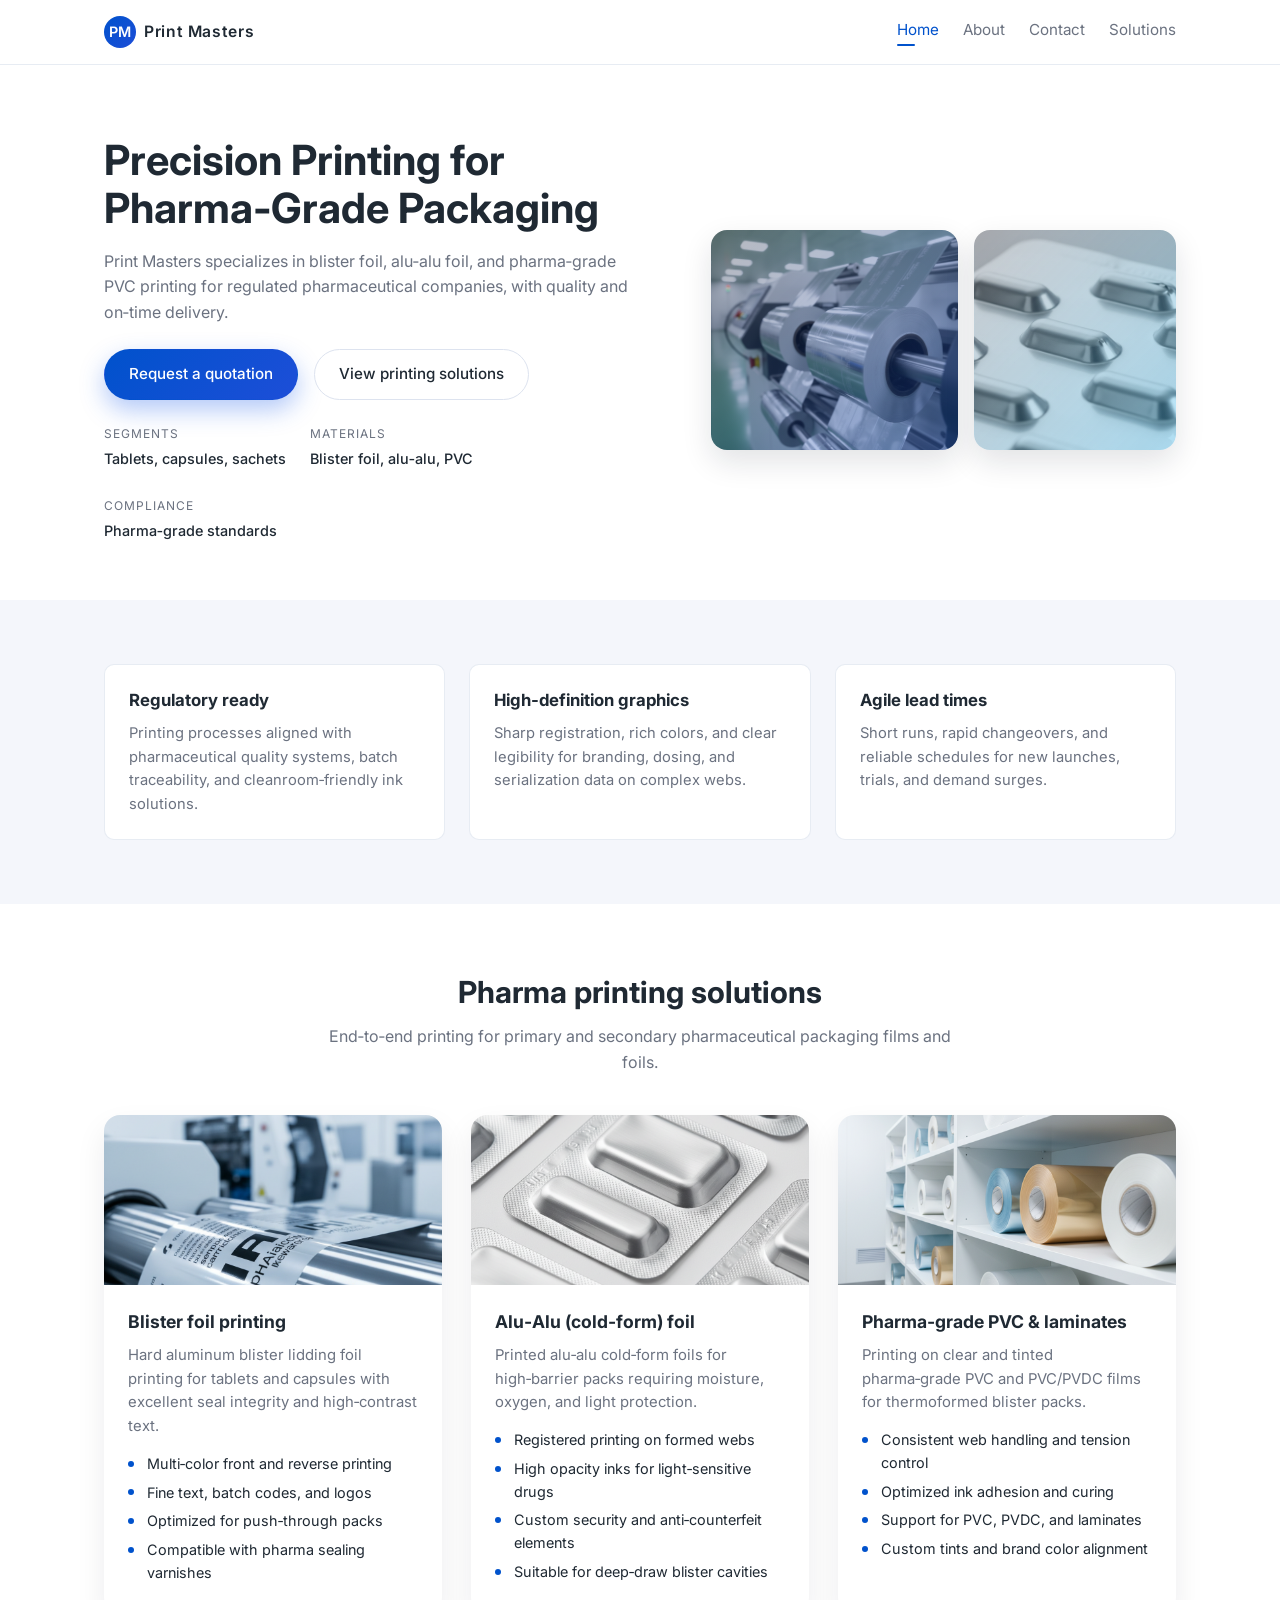
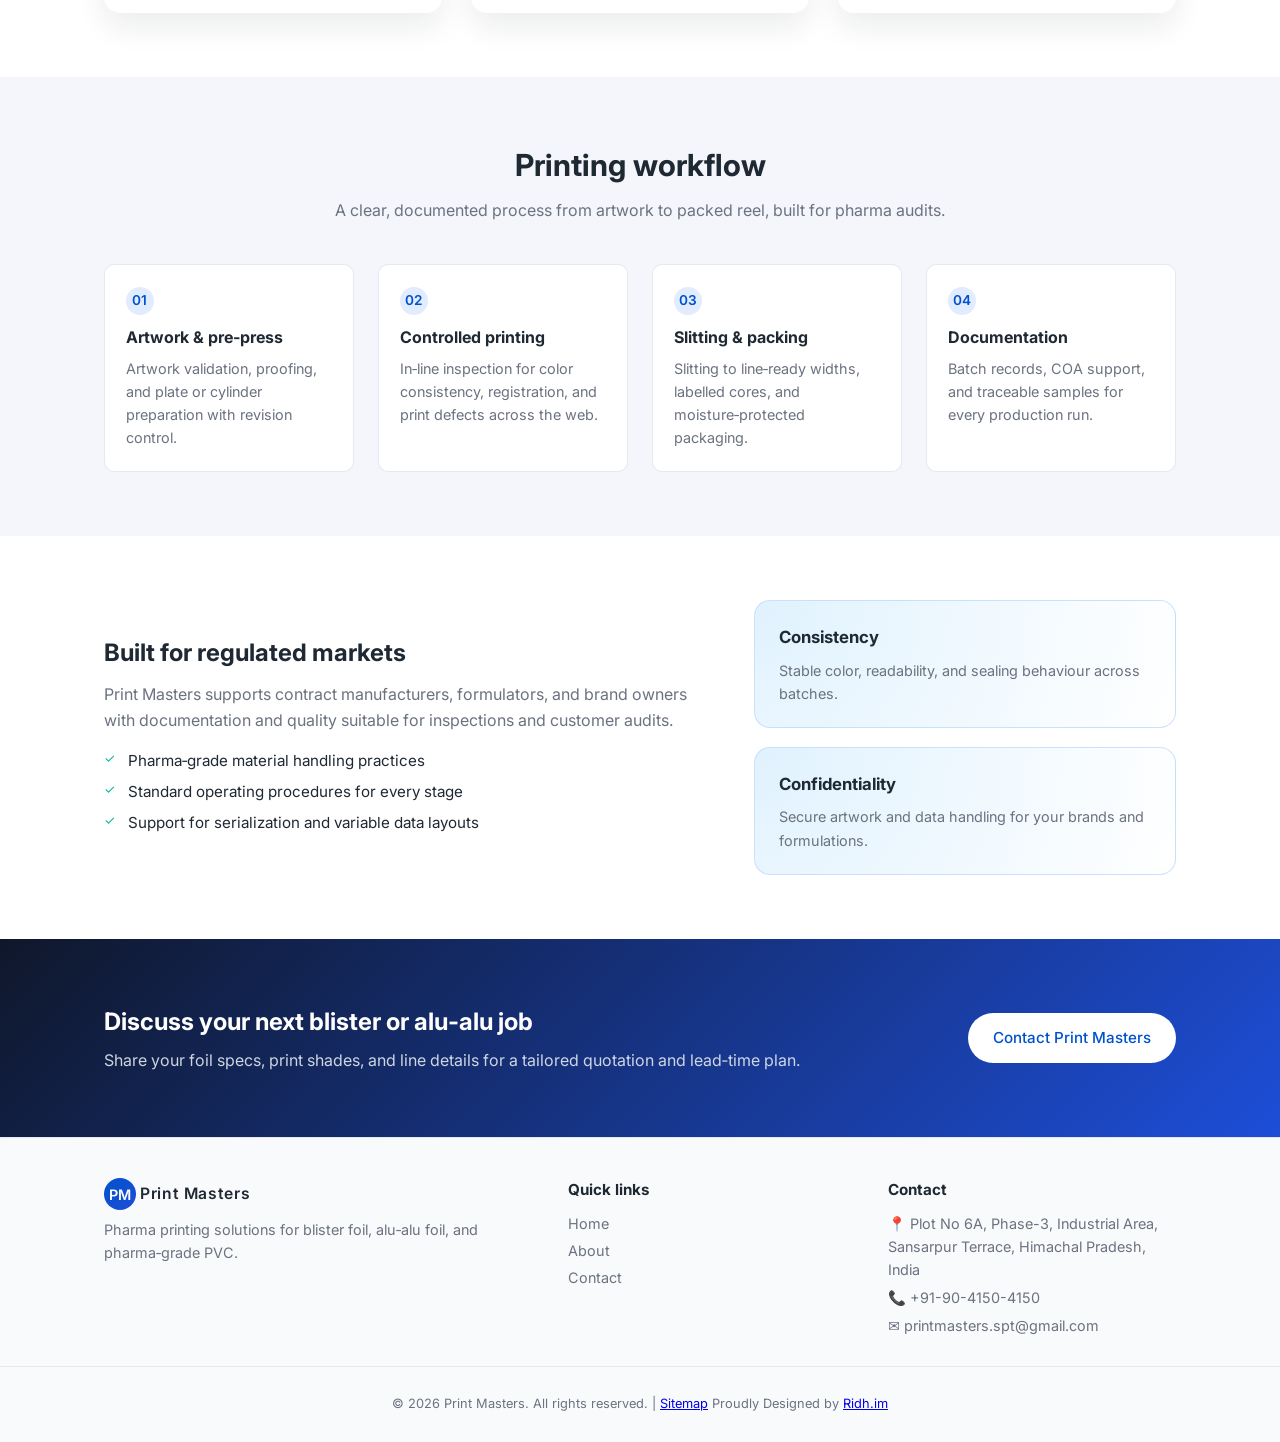
<file: index.html>
<!DOCTYPE html>
<html lang="en-IN" dir="ltr">
<head>
  <meta charset="UTF-8">
  <meta name="viewport" content="width=device-width, initial-scale=1.0">
  <title>Print Masters | Your Pharma Print Experts</title>
  <meta name="description" content="Print Masters provides blister foil printing, alu alu foil printing, and pharma grade PVC printing solutions for pharmaceutical packaging. Serving Punjab Haryana.">
  
  <!-- Open Graph -->
  <meta property="og:type" content="website">
  <meta property="og:title" content="Print Masters - Pharma Foil Printing Solutions">
  <meta property="og:description" content="Blister foil, alu alu foil & pharma PVC printing. Pharmaceutical packaging printing.">
  <meta property="og:image" content="https://printmasters.co.in/assets/img/og-image.jpg">
  <meta property="og:url" content="https://printmasters.co.in/">
  <meta property="og:locale" content="en_IN">
  
  <!-- Twitter -->
  <meta name="twitter:card" content="summary_large_image">
  <meta name="twitter:title" content="Print Masters | Pharma Foil Printing">
  <meta name="twitter:description" content="Blister foil printing, alu alu foil printing, pharma PVC printing solutions.">
  
  <!-- SEO Keywords -->
  <meta name="keywords" content="Print Masters, Print Masters Sansarpur Terrace, Print Masters Terrace, blister foil printing, alu alu foil printing, pharma PVC printing, foil printing terrace, pharmaceutical packaging printing Punjab Haryana">
  
  <!-- Canonical -->
  <link rel="canonical" href="https://printmasters.co.in/">
  <link rel="alternate" hreflang="en-IN" href="https://printmasters.co.in/">
  
  <!-- Performance -->
  <link rel="preconnect" href="https://fonts.googleapis.com">
  <link rel="preconnect" href="https://fonts.gstatic.com" crossorigin>
  <link rel="dns-prefetch" href="//fonts.googleapis.com">
  
  <link rel="stylesheet" href="assets/css/style.css">
  <link href="https://fonts.googleapis.com/css2?family=Inter:wght@300;400;500;600;700&display=swap" rel="stylesheet">
  <link rel="icon" type="image/png" href="assets/img/favicon.png">
</head>
<body>
  <!-- LocalBusiness Schema (SEO Critical) -->  <!-- "url": "https://printmasters.co.in",-->
  <script type="application/ld+json">
  {
    "@context": "https://schema.org",
    "@type": "PharmaceuticalManufacturer",
    "@id": "https://printmasters.co.in/#organization",
    "name": "Print Masters",
    "alternateName": ["Print Masters Sansarpur Terrace", "Print Masters Terrace"],
    "description": "Pharmaceutical foil printing specialist. Blister foil printing, alu alu foil printing, pharma grade PVC printing solutions.",
   
    "email": "printmasters.spt@gmail.com",
    "address": {
      "@type": "PostalAddress",
      "streetAddress": "Plot No 6A, Phase-3, Industrial Area, Sansarpur Terrace",
      "addressLocality": "Sansarpur Terrace",
      "addressRegion": "Himachal Pradesh",
      "postalCode": "176501",
      "addressCountry": "IN"
    },
    "geo": {
      "@type": "GeoCoordinates",
      "latitude": 30.7456,
      "longitude": 77.1234
    },
    "openingHours": "Mo-Sa 09:00-18:30",
    "priceRange": "₹₹",
    "areaServed": ["Punjab", "Haryana, Himachal Pradesh, Jammu and Kashmir"],
    "serviceType": ["Blister Foil Printing", "Alu Alu Foil Printing", "Pharma PVC Printing"],
    "sameAs": [
      "https://facebook.com/printmasterssansarpur",
      "https://instagram.com/print_masters_terrace"
    ]
  }
  </script>

  <!-- Breadcrumb Schema -->
  <script type="application/ld+json">
  {
    "@context": "https://schema.org",
    "@type": "BreadcrumbList",
    "itemListElement": [{
      "@type": "ListItem",
      "position": 1,
      "name": "Home",
      "item": "https://printmasters.co.in/"
    }]
  }
  </script>

  <!-- ORIGINAL HEADER (UNCHANGED) -->
  <header class="site-header">
    <div class="container header-inner">
      <a href="index.html" class="logo">
        <span class="logo-mark">PM</span>
        <span class="logo-text">Print Masters</span>
      </a>
      <nav class="main-nav" id="mainNav">
        <a href="index.html" class="nav-link active">Home</a>
        <a href="about.html" class="nav-link">About</a>
        <a href="contact.html" class="nav-link">Contact</a>
        <a href="#services" class="nav-link">Solutions</a>
      </nav>
      <button class="nav-toggle" id="navToggle" aria-label="Toggle navigation">
        <span></span><span></span><span></span>
      </button>
    </div>
  </header>

  <!-- ORIGINAL HERO (UNCHANGED) -->
  <section class="hero">
    <div class="container hero-inner">
      <div class="hero-content">
        <h1>Precision Printing for Pharma‑Grade Packaging</h1>
        <p>
          Print Masters specializes in blister foil, alu‑alu foil, and pharma‑grade PVC printing for regulated pharmaceutical companies, with quality and on‑time delivery.
        </p>
        <div class="hero-actions">
          <a href="contact.html" class="btn btn-primary">Request a quotation</a>
          <a href="#services" class="btn btn-outline">View printing solutions</a>
        </div>
        <div class="hero-meta">
          <div>
            <span class="meta-label">Segments</span>
            <span class="meta-value">Tablets, capsules, sachets</span>
          </div>
          <div>
            <span class="meta-label">Materials</span>
            <span class="meta-value">Blister foil, alu‑alu, PVC</span>
          </div>
          <div>
            <span class="meta-label">Compliance</span>
            <span class="meta-value">Pharma‑grade standards</span>
          </div>
        </div>
      </div>
      <div class="hero-media">
        <div class="hero-image hero-image-1"></div>
        <div class="hero-image hero-image-2"></div>
      </div>
    </div>
  </section>

  <!-- ORIGINAL HIGHLIGHTS (UNCHANGED) -->
  <section class="section section-muted">
    <div class="container highlights">
      <div class="highlight-card">
        <h3>Regulatory ready</h3>
        <p>Printing processes aligned with pharmaceutical quality systems, batch traceability, and cleanroom‑friendly ink solutions.</p>
      </div>
      <div class="highlight-card">
        <h3>High‑definition graphics</h3>
        <p>Sharp registration, rich colors, and clear legibility for branding, dosing, and serialization data on complex webs.</p>
      </div>
      <div class="highlight-card">
        <h3>Agile lead times</h3>
        <p>Short runs, rapid changeovers, and reliable schedules for new launches, trials, and demand surges.</p>
      </div>
    </div>
  </section>

  <!-- ORIGINAL SERVICES (UNCHANGED) -->
  <section class="section" id="services">
    <div class="container">
      <div class="section-header">
        <h2>Pharma printing solutions</h2>
        <p>End‑to‑end printing for primary and secondary pharmaceutical packaging films and foils.</p>
      </div>

      <div class="cards-grid">
        <article class="service-card">
          <div class="service-image service-image-blister"></div>
          <div class="service-body">
            <h3>Blister foil printing</h3>
            <p>Hard aluminum blister lidding foil printing for tablets and capsules with excellent seal integrity and high‑contrast text.</p>
            <ul class="service-list">
              <li>Multi‑color front and reverse printing</li>
              <li>Fine text, batch codes, and logos</li>
              <li>Optimized for push‑through packs</li>
              <li>Compatible with pharma sealing varnishes</li>
            </ul>
          </div>
        </article>

        <article class="service-card">
          <div class="service-image service-image-alualu"></div>
          <div class="service-body">
            <h3>Alu‑Alu (cold‑form) foil</h3>
            <p>Printed alu‑alu cold‑form foils for high‑barrier packs requiring moisture, oxygen, and light protection.</p>
            <ul class="service-list">
              <li>Registered printing on formed webs</li>
              <li>High opacity inks for light‑sensitive drugs</li>
              <li>Custom security and anti‑counterfeit elements</li>
              <li>Suitable for deep‑draw blister cavities</li>
            </ul>
          </div>
        </article>

        <article class="service-card">
          <div class="service-image service-image-pvc"></div>
          <div class="service-body">
            <h3>Pharma‑grade PVC & laminates</h3>
            <p>Printing on clear and tinted pharma‑grade PVC and PVC/PVDC films for thermoformed blister packs.</p>
            <ul class="service-list">
              <li>Consistent web handling and tension control</li>
              <li>Optimized ink adhesion and curing</li>
              <li>Support for PVC, PVDC, and laminates</li>
              <li>Custom tints and brand color alignment</li>
            </ul>
          </div>
        </article>
      </div>
    </div>
  </section>

  <!-- ORIGINAL PROCESS (UNCHANGED) -->
  <section class="section section-muted">
    <div class="container">
      <div class="section-header">
        <h2>Printing workflow</h2>
        <p>A clear, documented process from artwork to packed reel, built for pharma audits.</p>
      </div>
      <div class="steps-grid">
        <div class="step">
          <span class="step-number">01</span>
          <h3>Artwork & pre‑press</h3>
          <p>Artwork validation, proofing, and plate or cylinder preparation with revision control.</p>
        </div>
        <div class="step">
          <span class="step-number">02</span>
          <h3>Controlled printing</h3>
          <p>In‑line inspection for color consistency, registration, and print defects across the web.</p>
        </div>
        <div class="step">
          <span class="step-number">03</span>
          <h3>Slitting & packing</h3>
          <p>Slitting to line‑ready widths, labelled cores, and moisture‑protected packaging.</p>
        </div>
        <div class="step">
          <span class="step-number">04</span>
          <h3>Documentation</h3>
          <p>Batch records, COA support, and traceable samples for every production run.</p>
        </div>
      </div>
    </div>
  </section>

  <!-- ORIGINAL COMPLIANCE (UNCHANGED) -->
  <section class="section">
    <div class="container compliance">
      <div class="compliance-text">
        <h2>Built for regulated markets</h2>
        <p>Print Masters supports contract manufacturers, formulators, and brand owners with documentation and quality suitable for inspections and customer audits.</p>
        <ul class="checklist">
          <li>Pharma‑grade material handling practices</li>
          <li>Standard operating procedures for every stage</li>
          <li>Support for serialization and variable data layouts</li>
        </ul>
      </div>
      <div class="compliance-cards">
        <div class="mini-card">
          <h3>Consistency</h3>
          <p>Stable color, readability, and sealing behaviour across batches.</p>
        </div>
        <div class="mini-card">
          <h3>Confidentiality</h3>
          <p>Secure artwork and data handling for your brands and formulations.</p>
        </div>
      </div>
    </div>
  </section>

  <!-- ORIGINAL CTA (UNCHANGED) -->
  <section class="section section-cta">
    <div class="container cta-inner">
      <div>
        <h2>Discuss your next blister or alu‑alu job</h2>
        <p>Share your foil specs, print shades, and line details for a tailored quotation and lead‑time plan.</p>
      </div>
      <a href="contact.html" class="btn btn-light">Contact Print Masters</a>
    </div>
  </section>

  <!-- ORIGINAL FOOTER + NAP (SEO Enhanced) -->
  <footer class="site-footer">
    <div class="container footer-inner">
      <div class="footer-brand">
        <span class="logo-mark">PM</span>
        <span class="logo-text">Print Masters</span>
        <p>Pharma printing solutions for blister foil, alu‑alu foil, and pharma‑grade PVC.</p>
      </div>
      <div class="footer-links">
        <h4>Quick links</h4>
        <a href="index.html">Home</a>
        <a href="about.html">About</a>
        <a href="contact.html">Contact</a>
      </div>
      <div class="footer-contact">
        <h4>Contact</h4>
        <p>📍 Plot No 6A, Phase-3, Industrial Area, Sansarpur Terrace, Himachal Pradesh, India</p>
        <p>📞 +91-90-4150-4150</p>
        <p>✉️ printmasters.spt@gmail.com</p>
      </div>
    </div>
    <div class="footer-bottom">
      <p>&copy; <span id="year"></span> Print Masters. All rights reserved. | <a href="sitemap.xml">Sitemap</a> Proudly Designed by <a href="https://ridh.im">Ridh.im</a></p>
    </div>
  </footer>

  <!-- FAQ Schema (Voice Search) -->
  <script type="application/ld+json">
  {
    "@context": "https://schema.org",
    "@type": "FAQPage",
    "mainEntity": [{
      "@type": "Question",
      "name": "Print Masters foil printing contact?",
      "acceptedAnswer": {
        "@type": "Answer",
        "text": "Contact Print Masters at +91-90-4150-4150 for blister foil, alu alu foil, pharma PVC printing quotations."
      }
    },{
      "@type": "Question",
      "name": "Print Masters Sansarpur Terrace address?",
      "acceptedAnswer": {
        "@type": "Answer",
        "text": "Print Masters located Plot No 6A, Phase 3, Industrial Area, Sansarpur Terrace, Distt Kangra, Himachal Pradesh, India. Serving pharmaceutical manufacturers."
      }
    }]
  }
  </script>

  <script src="assets/js/main.js"></script>
</body>
</html>
</file>
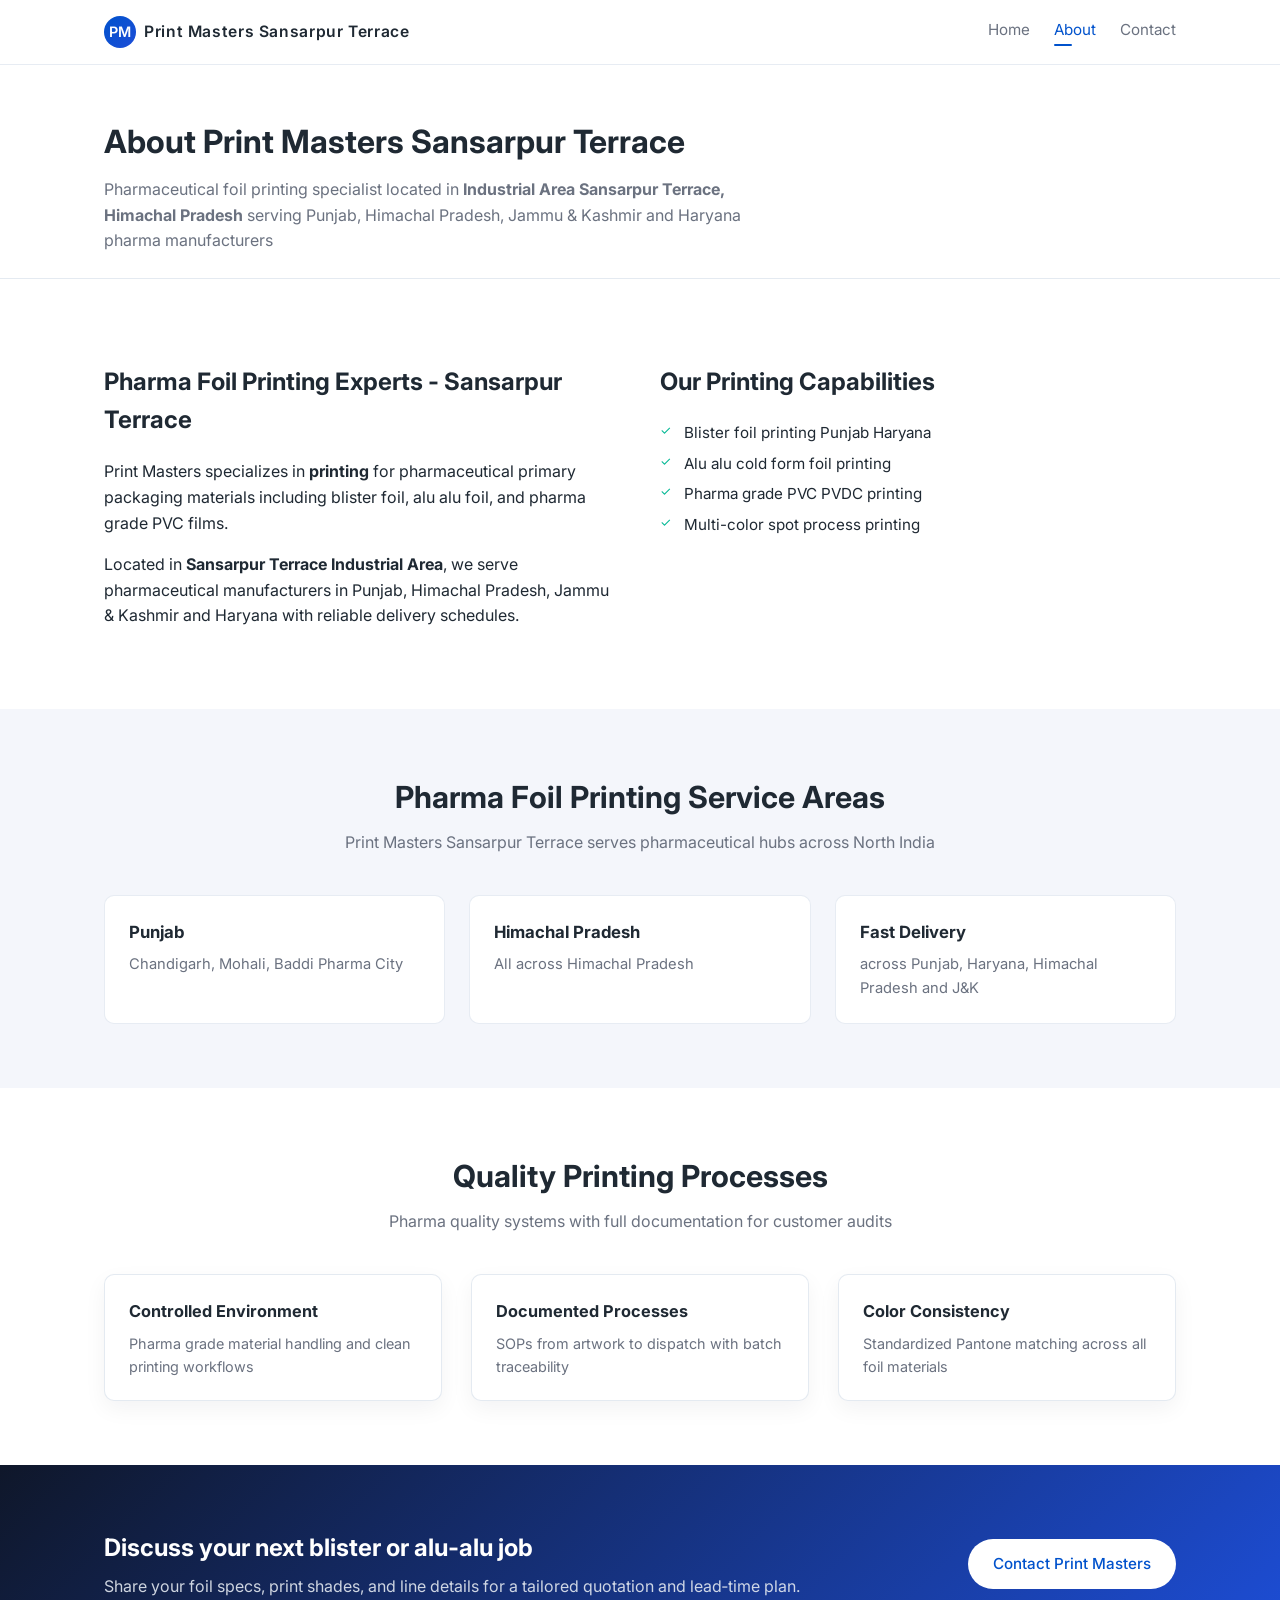
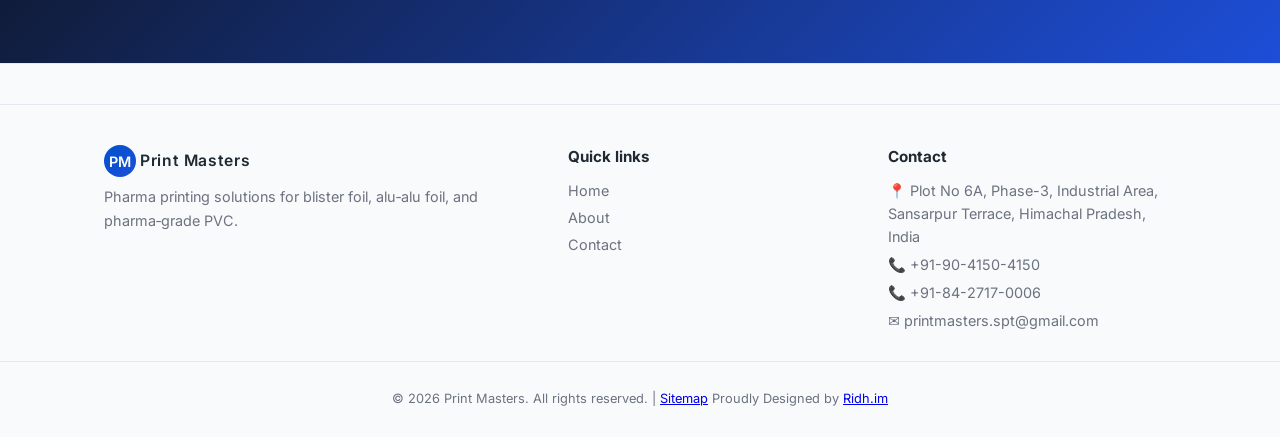
<file: about.html>
<!DOCTYPE html>
<html lang="en-IN" dir="ltr">
<head>
  <meta charset="UTF-8">
  <meta name="viewport" content="width=device-width, initial-scale=1.0">
  <title>About Print Masters Sansarpur Terrace | Your Pharma Print Experts</title>
  <meta name="description" content="About Print Masters Sansarpur Terrace - Pharmaceutical foil printing specialist. Blister foil, alu alu foil, pharma PVC printing serving Punjab Himachal Pradesh Haryana Chandigarh.">
  <meta name="keywords" content="Print Masters Sansarpur Terrace, about pharma foil printing, blister foil printing company Himachal Pradesh, pharmaceutical printing Punjab">
  
  <!-- OG/Twitter same structure as home with about page URLs -->
  <meta property="og:title" content="About Print Masters Sansarpur Terrace | Pharma Foil Printing Experts">
  <meta name="twitter:title" content="About Print Masters | Foil Printing Sansarpur Terrace">
  
  <link rel="canonical" href="https://printmasters.co.in/about.html">
  <link rel="stylesheet" href="assets/css/style.css">
  <link href="https://fonts.googleapis.com/css2?family=Inter:wght@300;400;500;600;700&display=swap" rel="stylesheet">
</head>
<body>
  <!-- Same LocalBusiness schema as home -->

  <header class="site-header">
    <div class="container header-inner">
      <a href="index.html" class="logo">
        <span class="logo-mark">PM</span>
        <span class="logo-text">Print Masters Sansarpur Terrace</span>
      </a>
      <nav class="main-nav" id="mainNav">
        <a href="index.html" class="nav-link">Home</a>
        <a href="about.html" class="nav-link active">About</a>
        <a href="contact.html" class="nav-link">Contact</a> 
      </nav>
      <button class="nav-toggle" id="navToggle" aria-label="Toggle navigation">
        <span></span><span></span><span></span>
      </button>
    </div>
  </header>

  <main>
    <section class="page-hero">
      <div class="container">
        <h1>About Print Masters Sansarpur Terrace</h1>
        <p>Pharmaceutical foil printing specialist located in <strong>Industrial Area Sansarpur Terrace, Himachal Pradesh</strong> serving Punjab, Himachal Pradesh, Jammu & Kashmir and Haryana pharma manufacturers</p>
      </div>
    </section>

    <section class="section">
      <div class="container two-column">
        <div>
          <h2>Pharma Foil Printing Experts - Sansarpur Terrace</h2>
          <p>Print Masters specializes in <strong>printing</strong> for pharmaceutical primary packaging materials including blister foil, alu alu foil, and pharma grade PVC films.</p>
          <p>Located in <strong>Sansarpur Terrace Industrial Area</strong>, we serve pharmaceutical manufacturers in Punjab, Himachal Pradesh, Jammu & Kashmir and Haryana with reliable delivery schedules.</p>
        </div>
        <div>
          <h2>Our Printing Capabilities</h2>
          <ul class="checklist">
            <li>Blister foil printing Punjab Haryana</li>
            <li>Alu alu cold form foil printing</li>
            <li>Pharma grade PVC PVDC printing</li>
            <li>Multi-color spot process printing</li>
          </ul>
        </div>
      </div>
    </section>

    <!-- Local Service Area -->
    <section class="section section-muted">
      <div class="container">
        <div class="section-header">
          <h2>Pharma Foil Printing Service Areas</h2>
          <p>Print Masters Sansarpur Terrace serves pharmaceutical hubs across North India</p>
        </div>
        <div class="highlights">
          <div class="highlight-card">
            <h3>Punjab</h3>
            <p>Chandigarh, Mohali, Baddi Pharma City</p>
          </div>
          <div class="highlight-card">
            <h3>Himachal Pradesh</h3>
            <p>All across Himachal Pradesh</p>
          </div>
          <div class="highlight-card">
            <h3>Fast Delivery</h3>
            <p>across Punjab, Haryana, Himachal Pradesh and J&K</p>
          </div>
        </div>
      </div>
    </section>

    <!-- Quality Section E-E-A-T -->
    <section class="section">
      <div class="container">
        <div class="section-header">
          <h2>Quality Printing Processes</h2>
          <p>Pharma quality systems with full documentation for customer audits</p>
        </div>
        <div class="cards-grid">
          <div class="info-card">
            <h3>Controlled Environment</h3>
            <p>Pharma grade material handling and clean printing workflows</p>
          </div>
          <div class="info-card">
            <h3>Documented Processes</h3>
            <p>SOPs from artwork to dispatch with batch traceability</p>
          </div>
          <div class="info-card">
            <h3>Color Consistency</h3>
            <p>Standardized Pantone matching across all foil materials</p>
          </div>
        </div>
      </div>
    </section>
  </main>

    <!-- ORIGINAL CTA (UNCHANGED) -->
  <section class="section section-cta">
    <div class="container cta-inner">
      <div>
        <h2>Discuss your next blister or alu‑alu job</h2>
        <p>Share your foil specs, print shades, and line details for a tailored quotation and lead‑time plan.</p>
      </div>
      <a href="contact.html" class="btn btn-light">Contact Print Masters</a>
    </div>
  </section>

  
  <!-- Same footer as home -->
  <footer class="site-footer">
<footer class="site-footer">
    <div class="container footer-inner">
      <div class="footer-brand">
        <span class="logo-mark">PM</span>
        <span class="logo-text">Print Masters</span>
        <p>Pharma printing solutions for blister foil, alu‑alu foil, and pharma‑grade PVC.</p>
      </div>
      <div class="footer-links">
        <h4>Quick links</h4>
        <a href="index.html">Home</a>
        <a href="about.html">About</a>
        <a href="contact.html">Contact</a>
      </div>
      <div class="footer-contact">
        <h4>Contact</h4>
        <p>📍 Plot No 6A, Phase-3, Industrial Area, Sansarpur Terrace, Himachal Pradesh, India</p>
        <p>📞 +91-90-4150-4150</p>
        <p>📞 +91-84-2717-0006</p>
        <p>✉️ printmasters.spt@gmail.com</p>
      </div>
    </div>
    <div class="footer-bottom">
      <p>&copy; <span id="year"></span> Print Masters. All rights reserved. | <a href="sitemap.xml">Sitemap</a> Proudly Designed by <a href="https://ridh.im">Ridh.im</a></p>
    </div>
  </footer>
  </footer>

  <script src="assets/js/main.js"></script>
</body>
</html>
</file>
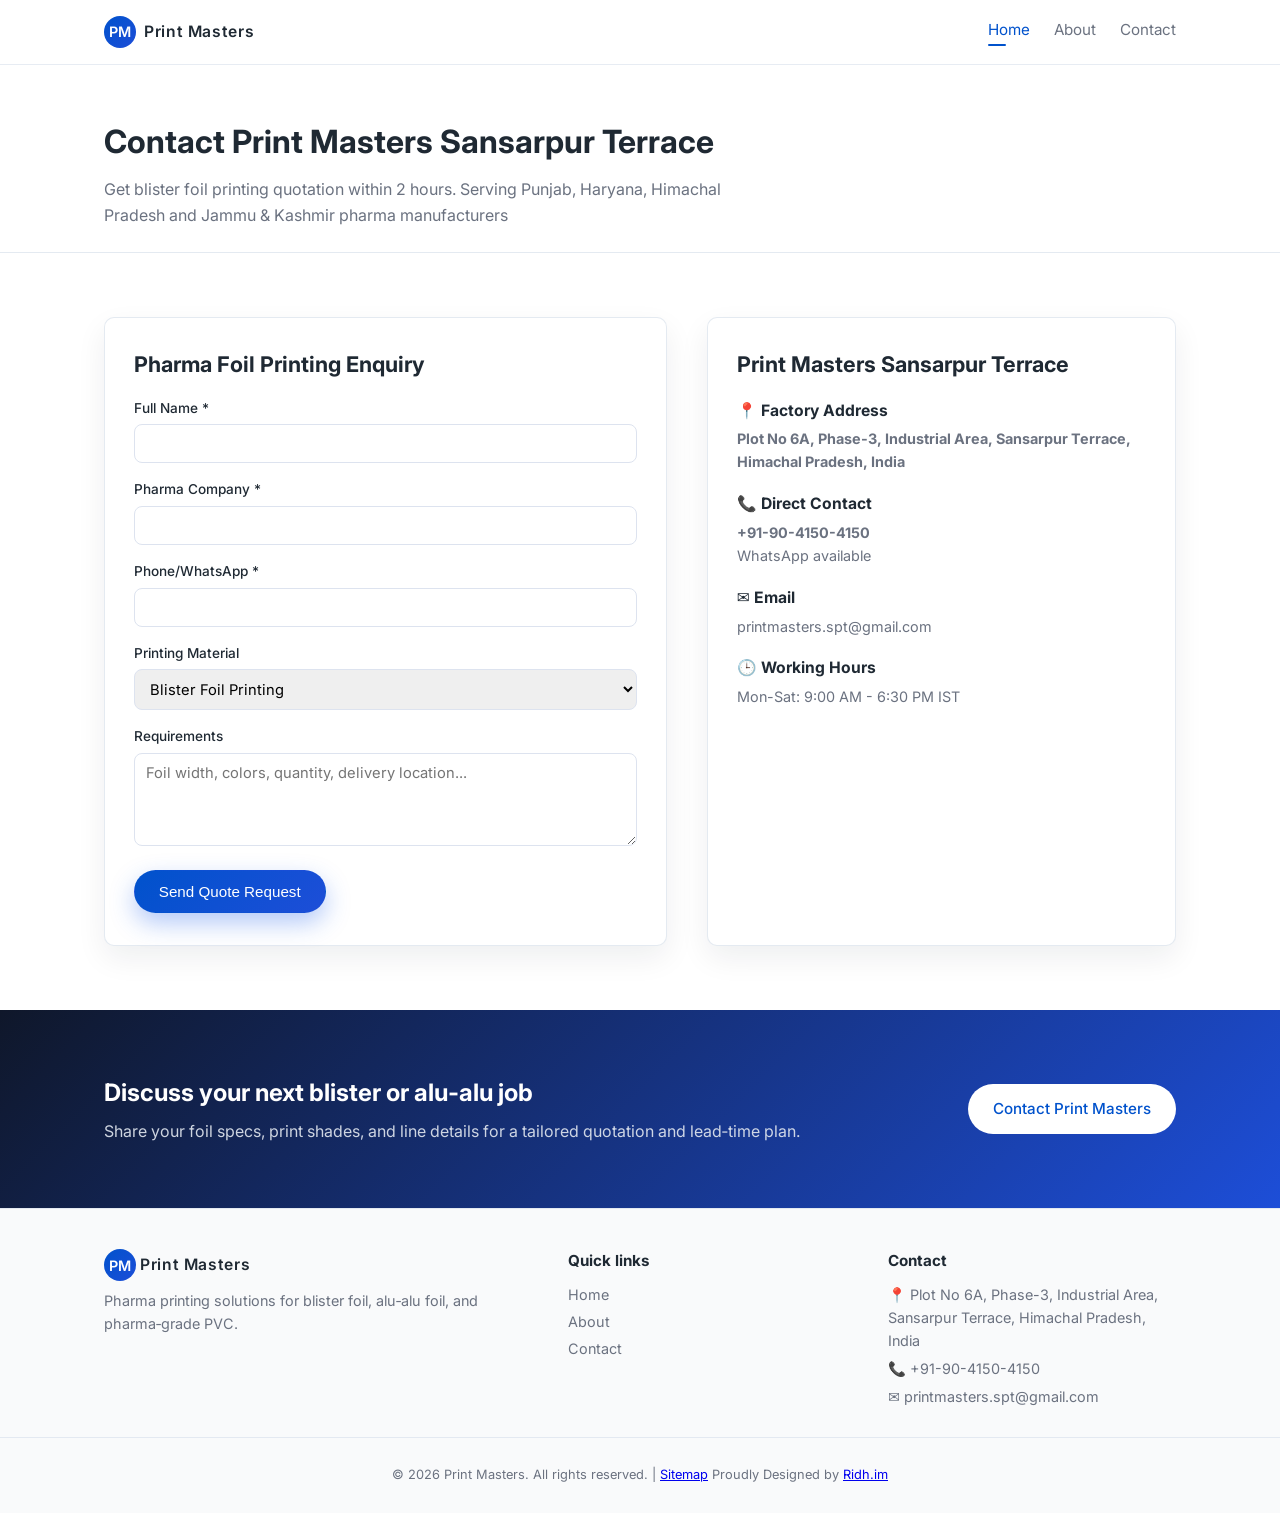
<file: contact.html>
<!DOCTYPE html>
<html lang="en-IN" dir="ltr">
<head>
  <meta charset="UTF-8">
  <meta name="viewport" content="width=device-width, initial-scale=1.0">
  <title>Contact Print Masters Sansarpur Terrace | Your Pharma Print Experts</title>
  <meta name="description" content="Contact Print Masters Sansarpur Terrace for blister foil printing, alu alu foil printing quotations. Industrial Area Sansarpur Terrace Haryana. Call +91-98765-00000">
  <meta name="keywords" content="contact Print Masters Sansarpur Terrace, blister foil printing quote Punjab, alu alu foil printing Haryana, pharma printing contact Terrace">
  
  <link rel="canonical" href="https://printmasters.co.in/contact.html">
  <link rel="stylesheet" href="assets/css/style.css">
  <link href="https://fonts.googleapis.com/css2?family=Inter:wght@300;400;500;600;700&display=swap" rel="stylesheet">
</head>
<body>
  <!-- ContactPoint Schema -->
  <script type="application/ld+json">
  {
    "@context": "https://schema.org",
    "@type": "LocalBusiness",
    "name": "Print Masters Sansarpur Terrace",
    "telephone": "+91-90-4150-4150",
    "contactPoint": [{
      "@type": "ContactPoint",
      "telephone": "+91-90-4150-4150",
      "contactType": "Customer Service",
      "availableLanguage": "Hindi, English, Punjabi"
    }]
  }
  </script>

  <header class="site-header">
   <div class="container header-inner">
      <a href="index.html" class="logo">
        <span class="logo-mark">PM</span>
        <span class="logo-text">Print Masters</span>
      </a>
      <nav class="main-nav" id="mainNav">
        <a href="index.html" class="nav-link active">Home</a>
        <a href="about.html" class="nav-link">About</a>
        <a href="contact.html" class="nav-link">Contact</a>
      </nav>
      <button class="nav-toggle" id="navToggle" aria-label="Toggle navigation">
        <span></span><span></span><span></span>
      </button>
    </div>  
  </header>

  <main>
    <section class="page-hero">
      <div class="container">
        <h1>Contact Print Masters Sansarpur Terrace</h1>
        <p>Get blister foil printing quotation within 2 hours. Serving Punjab, Haryana, Himachal Pradesh and Jammu  & Kashmir pharma manufacturers</p>
      </div>
    </section>

    <section class="section">
      <div class="container contact-grid">
        <div class="contact-form-wrapper">
          <h2>Pharma Foil Printing Enquiry</h2>
          <form class="contact-form" id="contactForm">
            <div class="form-group">
              <label for="name">Full Name *</label>
              <input type="text" id="name" name="name" required>
            </div>
            <div class="form-group">
              <label for="company">Pharma Company *</label>
              <input type="text" id="company" name="company" required>
            </div>
            <div class="form-group">
              <label for="phone">Phone/WhatsApp *</label>
              <input type="tel" id="phone" name="phone" required>
            </div>
            <div class="form-group">
              <label for="material">Printing Material</label>
              <select id="material" name="material">
                <option value="blister-foil">Blister Foil Printing</option>
                <option value="alu-alu">Alu Alu Foil Printing</option>
                <option value="pvc">Pharma PVC Printing</option>
              </select>
            </div>
            <div class="form-group">
              <label for="message">Requirements</label>
              <textarea id="message" name="message" rows="4" placeholder="Foil width, colors, quantity, delivery location..."></textarea>
            </div>
            <button type="submit" class="btn btn-primary">Send Quote Request</button>
          </form>
        </div>

        <div class="contact-info-wrapper">
          <h2>Print Masters Sansarpur Terrace</h2>
          <div class="contact-block">
            <h3>📍 Factory Address</h3>
            <p><strong>Plot No 6A, Phase-3, Industrial Area, Sansarpur Terrace, Himachal Pradesh, India</strong></p>
          </div>
          <div class="contact-block">
            <h3>📞 Direct Contact</h3>
            <p><strong>+91-90-4150-4150</strong><br>WhatsApp available</p>
          </div>
          <div class="contact-block">
            <h3>✉️ Email</h3>
            <p>printmasters.spt@gmail.com</p>
          </div>
          <div class="contact-block">
            <h3>🕒 Working Hours</h3>
            <p>Mon-Sat: 9:00 AM - 6:30 PM IST</p>
          </div>
        </div>
      </div>
    </section>
  </main>

  <!-- Same footer -->
   <!-- ORIGINAL CTA (UNCHANGED) -->
  <section class="section section-cta">
    <div class="container cta-inner">
      <div>
        <h2>Discuss your next blister or alu‑alu job</h2>
        <p>Share your foil specs, print shades, and line details for a tailored quotation and lead‑time plan.</p>
      </div>
      <a href="contact.html" class="btn btn-light">Contact Print Masters</a>
    </div>
  </section>

  <!-- ORIGINAL FOOTER + NAP (SEO Enhanced) -->
  <footer class="site-footer">
    <div class="container footer-inner">
      <div class="footer-brand">
        <span class="logo-mark">PM</span>
        <span class="logo-text">Print Masters</span>
        <p>Pharma printing solutions for blister foil, alu‑alu foil, and pharma‑grade PVC.</p>
      </div>
      <div class="footer-links">
        <h4>Quick links</h4>
        <a href="index.html">Home</a>
        <a href="about.html">About</a>
        <a href="contact.html">Contact</a>
      </div>
      <div class="footer-contact">
        <h4>Contact</h4>
        <p>📍 Plot No 6A, Phase-3, Industrial Area, Sansarpur Terrace, Himachal Pradesh, India</p>
        <p>📞 +91-90-4150-4150</p>
        <p>✉️ printmasters.spt@gmail.com</p>
      </div>
    </div>
    <div class="footer-bottom">
      <p>&copy; <span id="year"></span> Print Masters. All rights reserved. | <a href="sitemap.xml">Sitemap</a> Proudly Designed by <a href="https://ridh.im">Ridh.im</a></p>
    </div>
  </footer>
  
  <script src="assets/js/main.js"></script>
</body>
</html>
</file>
<file: assets/css/style.css>
/* CACHE CONTROL - 1 YEAR IMAGE CACHE */
* {
  /* Existing styles */
}

/* Force browser caching for images */
img, [style*="background-image"] {
  image-rendering: -webkit-optimize-contrast;
}

/* Preload critical hero images */
.hero-image-1,
.hero-image-2 {
  background-image: linear-gradient(...),
    url("../img/hero-blister-foil.jpg");
  /* Preload hint */
  contain: layout style paint;
}

:root {
  --color-bg: #ffffff;
  --color-bg-muted: #f4f6fb;
  --color-primary: #0052cc;
  --color-primary-soft: #e2ecff;
  --color-accent: #00b894;
  --color-text: #1f2933;
  --color-text-muted: #6b7280;
  --color-border: #dde3ef;
  --radius-sm: 6px;
  --radius-md: 10px;
  --radius-lg: 16px;
  --shadow-soft: 0 12px 30px rgba(15, 23, 42, 0.12);
}

*,
*::before,
*::after {
  box-sizing: border-box;
}

html {
  scroll-behavior: smooth;
}

body {
  margin: 0;
  font-family: "Inter", system-ui, -apple-system, BlinkMacSystemFont, "Segoe UI",
    sans-serif;
  color: var(--color-text);
  background-color: var(--color-bg);
  line-height: 1.6;
  -webkit-font-smoothing: antialiased;
}

/* Utility */

.container {
  width: 100%;
  max-width: 1120px;
  margin: 0 auto;
  padding: 0 1.5rem;
}

.section {
  padding: 4rem 0;
}

.section-muted {
  background-color: var(--color-bg-muted);
}

.section-header {
  text-align: center;
  max-width: 640px;
  margin: 0 auto 2.5rem;
}

.section-header h2 {
  margin: 0 0 0.5rem;
  font-size: 1.9rem;
}

.section-header p {
  margin: 0;
  color: var(--color-text-muted);
}

/* Header */

.site-header {
  position: sticky;
  top: 0;
  z-index: 40;
  background-color: rgba(255, 255, 255, 0.96);
  backdrop-filter: blur(12px);
  border-bottom: 1px solid rgba(226, 232, 240, 0.8);
}

.header-inner {
  display: flex;
  align-items: center;
  justify-content: space-between;
  height: 64px;
}

.logo {
  display: flex;
  align-items: center;
  gap: 0.5rem;
  text-decoration: none;
  color: inherit;
}

.logo-mark {
  display: inline-flex;
  align-items: center;
  justify-content: center;
  width: 32px;
  height: 32px;
  border-radius: 999px;
  background: linear-gradient(135deg, var(--color-primary), #1d4ed8);
  color: #ffffff;
  font-weight: 600;
  font-size: 0.9rem;
}

.logo-text {
  font-weight: 600;
  letter-spacing: 0.04em;
  font-size: 0.98rem;
}

.main-nav {
  display: flex;
  align-items: center;
  gap: 1.5rem;
}

.nav-link {
  font-size: 0.95rem;
  text-decoration: none;
  color: var(--color-text-muted);
  position: relative;
  padding-bottom: 0.2rem;
}

.nav-link:hover {
  color: var(--color-text);
}

.nav-link.active {
  color: var(--color-primary);
}

.nav-link.active::after {
  content: "";
  position: absolute;
  left: 0;
  bottom: 0;
  width: 18px;
  height: 2px;
  border-radius: 999px;
  background-color: var(--color-primary);
}

/* Mobile nav toggle */

.nav-toggle {
  display: none;
  flex-direction: column;
  justify-content: center;
  gap: 4px;
  width: 36px;
  height: 36px;
  border-radius: 999px;
  border: 1px solid var(--color-border);
  background: #ffffff;
  padding: 0;
  cursor: pointer;
}

.nav-toggle span {
  display: block;
  width: 18px;
  height: 2px;
  border-radius: 999px;
  background-color: #111827;
}

/* Hero */

.hero {
  padding: 4.5rem 0 3.5rem;
}

.hero-inner {
  display: grid;
  grid-template-columns: minmax(0, 1.2fr) minmax(0, 1fr);
  gap: 3rem;
  align-items: center;
}

.hero-content h1 {
  font-size: 2.6rem;
  line-height: 1.15;
  margin: 0 0 1rem;
}

.hero-content p {
  margin: 0 0 1.5rem;
  color: var(--color-text-muted);
  max-width: 540px;
}

.hero-actions {
  display: flex;
  flex-wrap: wrap;
  gap: 1rem;
  margin-bottom: 1.5rem;
}

.btn {
  display: inline-flex;
  align-items: center;
  justify-content: center;
  padding: 0.75rem 1.5rem;
  border-radius: 999px;
  border: 1px solid transparent;
  font-weight: 500;
  font-size: 0.95rem;
  cursor: pointer;
  text-decoration: none;
}

.btn-primary {
  background: linear-gradient(135deg, var(--color-primary), #1d4ed8);
  color: #ffffff;
  box-shadow: 0 10px 25px rgba(37, 99, 235, 0.35);
}

.btn-primary:hover {
  filter: brightness(1.05);
}

.btn-outline {
  background-color: #ffffff;
  color: var(--color-text);
  border-color: var(--color-border);
}

.btn-outline:hover {
  border-color: var(--color-primary);
}

.btn-light {
  background-color: #ffffff;
  color: var(--color-primary);
  border-color: transparent;
}

.hero-meta {
  display: flex;
  flex-wrap: wrap;
  gap: 1.5rem;
}

.hero-meta div {
  min-width: 140px;
}

.meta-label {
  display: block;
  font-size: 0.75rem;
  text-transform: uppercase;
  letter-spacing: 0.08em;
  color: var(--color-text-muted);
  margin-bottom: 0.2rem;
}

.meta-value {
  font-size: 0.9rem;
  font-weight: 500;
}

/* Hero images */

.hero-media {
  display: grid;
  grid-template-columns: 1.1fr 0.9fr;
  gap: 1rem;
}

.hero-image {
  border-radius: var(--radius-lg);
  background-size: cover;
  background-position: center;
  box-shadow: var(--shadow-soft);
}

/* Use licensed, high-quality stock images for actual deployment */
.hero-image-1 {
  min-height: 220px;
  background-size: cover;
  background-position: center;
  border-radius: var(--radius-lg);
  box-shadow: var(--shadow-soft);
  background-image: linear-gradient(135deg, rgba(15, 23, 42, 0.3), rgba(37, 99, 235, 0.35)),
    url("../img/hero-blister-foil.jpg");
}

.hero-image-2 {
  min-height: 180px;
  background-size: cover;
  background-position: center;
  border-radius: var(--radius-lg);
  box-shadow: var(--shadow-soft);
  background-image: linear-gradient(135deg, rgba(15, 23, 42, 0.2), rgba(56, 189, 248, 0.35)),
    url("../img/hero-alualu-foil.jpg");
}

/* Highlights */

.highlights {
  display: grid;
  grid-template-columns: repeat(3, minmax(0, 1fr));
  gap: 1.5rem;
}

.highlight-card {
  background-color: #ffffff;
  border-radius: var(--radius-md);
  padding: 1.4rem 1.5rem;
  border: 1px solid rgba(226, 232, 240, 0.8);
}

.highlight-card h3 {
  margin: 0 0 0.5rem;
  font-size: 1.05rem;
}

.highlight-card p {
  margin: 0;
  font-size: 0.92rem;
  color: var(--color-text-muted);
}

/* Cards grid */

.cards-grid {
  display: grid;
  grid-template-columns: repeat(3, minmax(0, 1fr));
  gap: 1.8rem;
}

.service-card {
  background-color: #ffffff;
  border-radius: var(--radius-lg);
  overflow: hidden;
  box-shadow: 0 14px 30px rgba(15, 23, 42, 0.08);
  display: flex;
  flex-direction: column;
}

.service-image {
  height: 170px;
  background-size: cover;
  background-position: center;
}

/* Replace placeholders with licensed images, keeping pharma-style visuals */
.service-image-blister {
  height: 170px;
  background-size: cover;
  background-position: center;
  background-image: url("../img/service-blister.jpg");
}

.service-image-alualu {
  height: 170px;
  background-size: cover;
  background-position: center;
  background-image: url("../img/service-alualu.jpg");
}

.service-image-pvc {
  height: 170px;
  background-size: cover;
  background-position: center;
  background-image: url("../img/service-pvc.jpg");
}

.service-body {
  padding: 1.4rem 1.5rem 1.5rem;
}

.service-body h3 {
  margin: 0 0 0.5rem;
  font-size: 1.1rem;
}

.service-body p {
  margin: 0 0 0.8rem;
  color: var(--color-text-muted);
  font-size: 0.93rem;
}

.service-list {
  list-style: none;
  margin: 0;
  padding: 0;
  font-size: 0.9rem;
  color: var(--color-text);
}

.service-list li {
  position: relative;
  padding-left: 1.2rem;
  margin-bottom: 0.35rem;
}

.service-list li::before {
  content: "";
  position: absolute;
  left: 0;
  top: 0.55rem;
  width: 6px;
  height: 6px;
  border-radius: 999px;
  background-color: var(--color-primary);
}

/* Steps */

.steps-grid {
  display: grid;
  grid-template-columns: repeat(4, minmax(0, 1fr));
  gap: 1.5rem;
}

.step {
  background-color: #ffffff;
  border-radius: var(--radius-md);
  padding: 1.4rem 1.3rem;
  border: 1px solid rgba(226, 232, 240, 0.9);
}

.step-number {
  display: inline-flex;
  align-items: center;
  justify-content: center;
  width: 28px;
  height: 28px;
  border-radius: 999px;
  background-color: var(--color-primary-soft);
  color: var(--color-primary);
  font-size: 0.85rem;
  font-weight: 600;
  margin-bottom: 0.6rem;
}

.step h3 {
  margin: 0 0 0.4rem;
  font-size: 1rem;
}

.step p {
  margin: 0;
  font-size: 0.9rem;
  color: var(--color-text-muted);
}

/* Compliance section */

.compliance {
  display: grid;
  grid-template-columns: minmax(0, 1.3fr) minmax(0, 0.9fr);
  gap: 2.5rem;
  align-items: center;
}

.compliance-text h2 {
  margin: 0 0 0.6rem;
}

.compliance-text p {
  margin: 0 0 1rem;
  color: var(--color-text-muted);
}

.checklist {
  list-style: none;
  padding: 0;
  margin: 0;
}

.checklist li {
  position: relative;
  padding-left: 1.5rem;
  margin-bottom: 0.4rem;
  font-size: 0.95rem;
}

.checklist li::before {
  content: "✓";
  position: absolute;
  left: 0;
  top: 0;
  font-size: 0.8rem;
  color: var(--color-accent);
}

.compliance-cards {
  display: grid;
  gap: 1.2rem;
}

.mini-card {
  background: radial-gradient(circle at top left, #e0f2fe, #ffffff);
  border-radius: var(--radius-lg);
  padding: 1.4rem 1.5rem;
  border: 1px solid rgba(191, 219, 254, 0.8);
}

.mini-card h3 {
  margin: 0 0 0.5rem;
  font-size: 1.05rem;
}

.mini-card p {
  margin: 0;
  font-size: 0.9rem;
  color: var(--color-text-muted);
}

/* CTA */

.section-cta {
  background: linear-gradient(135deg, #0f172a, #1d4ed8);
  color: #ffffff;
}

.cta-inner {
  display: flex;
  align-items: center;
  justify-content: space-between;
  gap: 2rem;
}

.section-cta h2 {
  margin: 0 0 0.4rem;
}

.section-cta p {
  margin: 0;
  color: rgba(226, 232, 240, 0.9);
}

/* Footer */

.site-footer {
  padding-top: 2.5rem;
  border-top: 1px solid rgba(226, 232, 240, 0.9);
  background-color: #f9fafb;
}

.footer-inner {
  display: grid;
  grid-template-columns: minmax(0, 1.5fr) repeat(2, minmax(0, 1fr));
  gap: 2rem;
  padding-bottom: 1.5rem;
}

.footer-brand p {
  margin: 0.5rem 0 0;
  font-size: 0.9rem;
  color: var(--color-text-muted);
}

.footer-links h4,
.footer-contact h4 {
  margin: 0 0 0.6rem;
  font-size: 0.95rem;
}

.footer-links a {
  display: block;
  font-size: 0.9rem;
  color: var(--color-text-muted);
  text-decoration: none;
  margin-bottom: 0.25rem;
}

.footer-links a:hover {
  color: var(--color-text);
}

.footer-contact p {
  margin: 0 0 0.3rem;
  font-size: 0.9rem;
  color: var(--color-text-muted);
}

.footer-bottom {
  border-top: 1px solid rgba(226, 232, 240, 0.9);
  padding: 0.9rem 0;
  text-align: center;
  font-size: 0.8rem;
  color: var(--color-text-muted);
}

/* Page hero */

.page-hero {
  padding: 3.2rem 0 1.5rem;
  border-bottom: 1px solid rgba(226, 232, 240, 0.9);
}

.page-hero h1 {
  margin: 0 0 0.6rem;
  font-size: 2rem;
}

.page-hero p {
  margin: 0;
  max-width: 640px;
  color: var(--color-text-muted);
}

/* Layout helpers */

.two-column {
  display: grid;
  gap: 2.5rem;
  grid-template-columns: repeat(2, minmax(0, 1fr));
}

.info-card {
  background-color: #ffffff;
  border-radius: var(--radius-md);
  padding: 1.4rem 1.5rem;
  border: 1px solid rgba(226, 232, 240, 0.9);
  box-shadow: 0 8px 22px rgba(15, 23, 42, 0.05);
}

.info-card h3 {
  margin: 0 0 0.5rem;
  font-size: 1.02rem;
}

.info-card p {
  margin: 0;
  font-size: 0.9rem;
  color: var(--color-text-muted);
}

.plain-list {
  list-style: disc;
  padding-left: 1.3rem;
  margin: 0;
  font-size: 0.95rem;
}

/* Contact layout */

.contact-grid {
  display: grid;
  gap: 2.5rem;
  grid-template-columns: minmax(0, 1.2fr) minmax(0, 1fr);
}

.contact-form-wrapper,
.contact-info-wrapper {
  background-color: #ffffff;
  border-radius: var(--radius-md);
  padding: 1.8rem 1.8rem 2rem;
  box-shadow: 0 12px 30px rgba(15, 23, 42, 0.07);
  border: 1px solid rgba(226, 232, 240, 0.9);
}

.contact-form-wrapper h2,
.contact-info-wrapper h2 {
  margin: 0 0 1rem;
  font-size: 1.35rem;
}

/* Form */

.contact-form .form-group {
  margin-bottom: 1rem;
}

.contact-form label {
  display: block;
  font-size: 0.85rem;
  font-weight: 500;
  margin-bottom: 0.3rem;
}

.contact-form input,
.contact-form select,
.contact-form textarea {
  width: 100%;
  border-radius: 8px;
  border: 1px solid var(--color-border);
  padding: 0.6rem 0.7rem;
  font-family: inherit;
  font-size: 0.92rem;
  outline: none;
  transition: border-color 0.15s, box-shadow 0.15s, background-color 0.15s;
}

.contact-form input:focus,
.contact-form select:focus,
.contact-form textarea:focus {
  border-color: var(--color-primary);
  box-shadow: 0 0 0 1px rgba(37, 99, 235, 0.25);
  background-color: #ffffff;
}

.contact-form textarea {
  resize: vertical;
}

.form-status {
  margin-top: 0.7rem;
  font-size: 0.9rem;
  color: var(--color-text-muted);
}

/* Contact info blocks */

.contact-block {
  margin-bottom: 1.1rem;
}

.contact-block h3 {
  margin: 0 0 0.3rem;
  font-size: 0.98rem;
}

.contact-block p {
  margin: 0;
  font-size: 0.9rem;
  color: var(--color-text-muted);
}

/* Responsive */

@media (max-width: 960px) {
  .hero-inner {
    grid-template-columns: minmax(0, 1fr);
  }

  .hero-media {
    max-width: 480px;
    margin: 0 auto;
  }

  .cards-grid {
    grid-template-columns: repeat(2, minmax(0, 1fr));
  }

  .steps-grid {
    grid-template-columns: repeat(2, minmax(0, 1fr));
  }

  .compliance {
    grid-template-columns: minmax(0, 1fr);
  }

  .cta-inner {
    flex-direction: column;
    align-items: flex-start;
  }

  .footer-inner {
    grid-template-columns: repeat(2, minmax(0, 1fr));
  }

  .two-column {
    grid-template-columns: minmax(0, 1fr);
  }

  .contact-grid {
    grid-template-columns: minmax(0, 1fr);
  }
}
/* Mobile Nav Toggle Animation - FIXED */
.nav-toggle {
  display: none;
  flex-direction: column;
  justify-content: center;
  gap: 4px;
  width: 36px;
  height: 36px;
  border-radius: 999px;
  border: 1px solid var(--color-border);
  background: #ffffff;
  padding: 0;
  cursor: pointer;
  transition: all 0.3s ease;
}

.nav-toggle span {
  display: block;
  width: 18px;
  height: 2px;
  border-radius: 999px;
  background-color: var(--color-text);
  transition: all 0.3s ease;
  transform-origin: center;
}

.nav-toggle.open span:nth-child(1) {
  transform: rotate(45deg) translate(5px, 5px);
}

.nav-toggle.open span:nth-child(2) {
  opacity: 0;
}

.nav-toggle.open span:nth-child(3) {
  transform: rotate(-45deg) translate(7px, -6px);
}

.nav-toggle:hover {
  background: var(--color-primary-soft);
  border-color: var(--color-primary);
}

/* Mobile nav overlay */
@media (max-width: 720px) {
  .main-nav {
    position: fixed;
    top: 64px;
    left: 0;
    right: 0;
    background: #ffffff;
    border-bottom: 1px solid rgba(226, 232, 240, 0.9);
    flex-direction: column;
    padding: 1rem 1.5rem;
    transform: translateY(-100%);
    opacity: 0;
    visibility: hidden;
    transition: all 0.3s cubic-bezier(0.4, 0, 0.2, 1);
    z-index: 30;
    box-shadow: 0 10px 30px rgba(0,0,0,0.1);
  }

  .main-nav.open {
    transform: translateY(0);
    opacity: 1;
    visibility: visible;
  }

  .nav-toggle {
    display: flex;
  }

  .site-header {
    padding: 0 1rem;
  }
}


@media (max-width: 720px) {
  .header-inner {
    height: 60px;
  }

  .main-nav {
    position: absolute;
    inset: 60px 0 auto 0;
    padding: 0.75rem 1.5rem 1rem;
    background-color: #ffffff;
    border-bottom: 1px solid rgba(226, 232, 240, 0.9);
    display: none;
    flex-direction: column;
    gap: 0.75rem;
  }

  .main-nav.open {
    display: flex;
  }

  .nav-toggle {
    display: inline-flex;
  }

  .hero {
    padding-top: 3.2rem;
  }

  .hero-content h1 {
    font-size: 2.1rem;
  }

  .highlights {
    grid-template-columns: minmax(0, 1fr);
  }

  .cards-grid {
    grid-template-columns: minmax(0, 1fr);
  }

  .steps-grid {
    grid-template-columns: minmax(0, 1fr);
  }

  .footer-inner {
    grid-template-columns: minmax(0, 1fr);
  }

  .section {
    padding: 3rem 0;
  }
}


/* MINIMAL MOBILE HERO FIX - SAFE */
@media (max-width: 768px) {
  .hero-media { 
    display: block !important; 
    text-align: center; 
  }
  .hero-image-1, 
  .hero-image-2 { 
    height: 200px !important; 
    margin: 0 auto 1rem; 
    width: 90vw; 
    max-width: 400px;
  }
}
</file>
